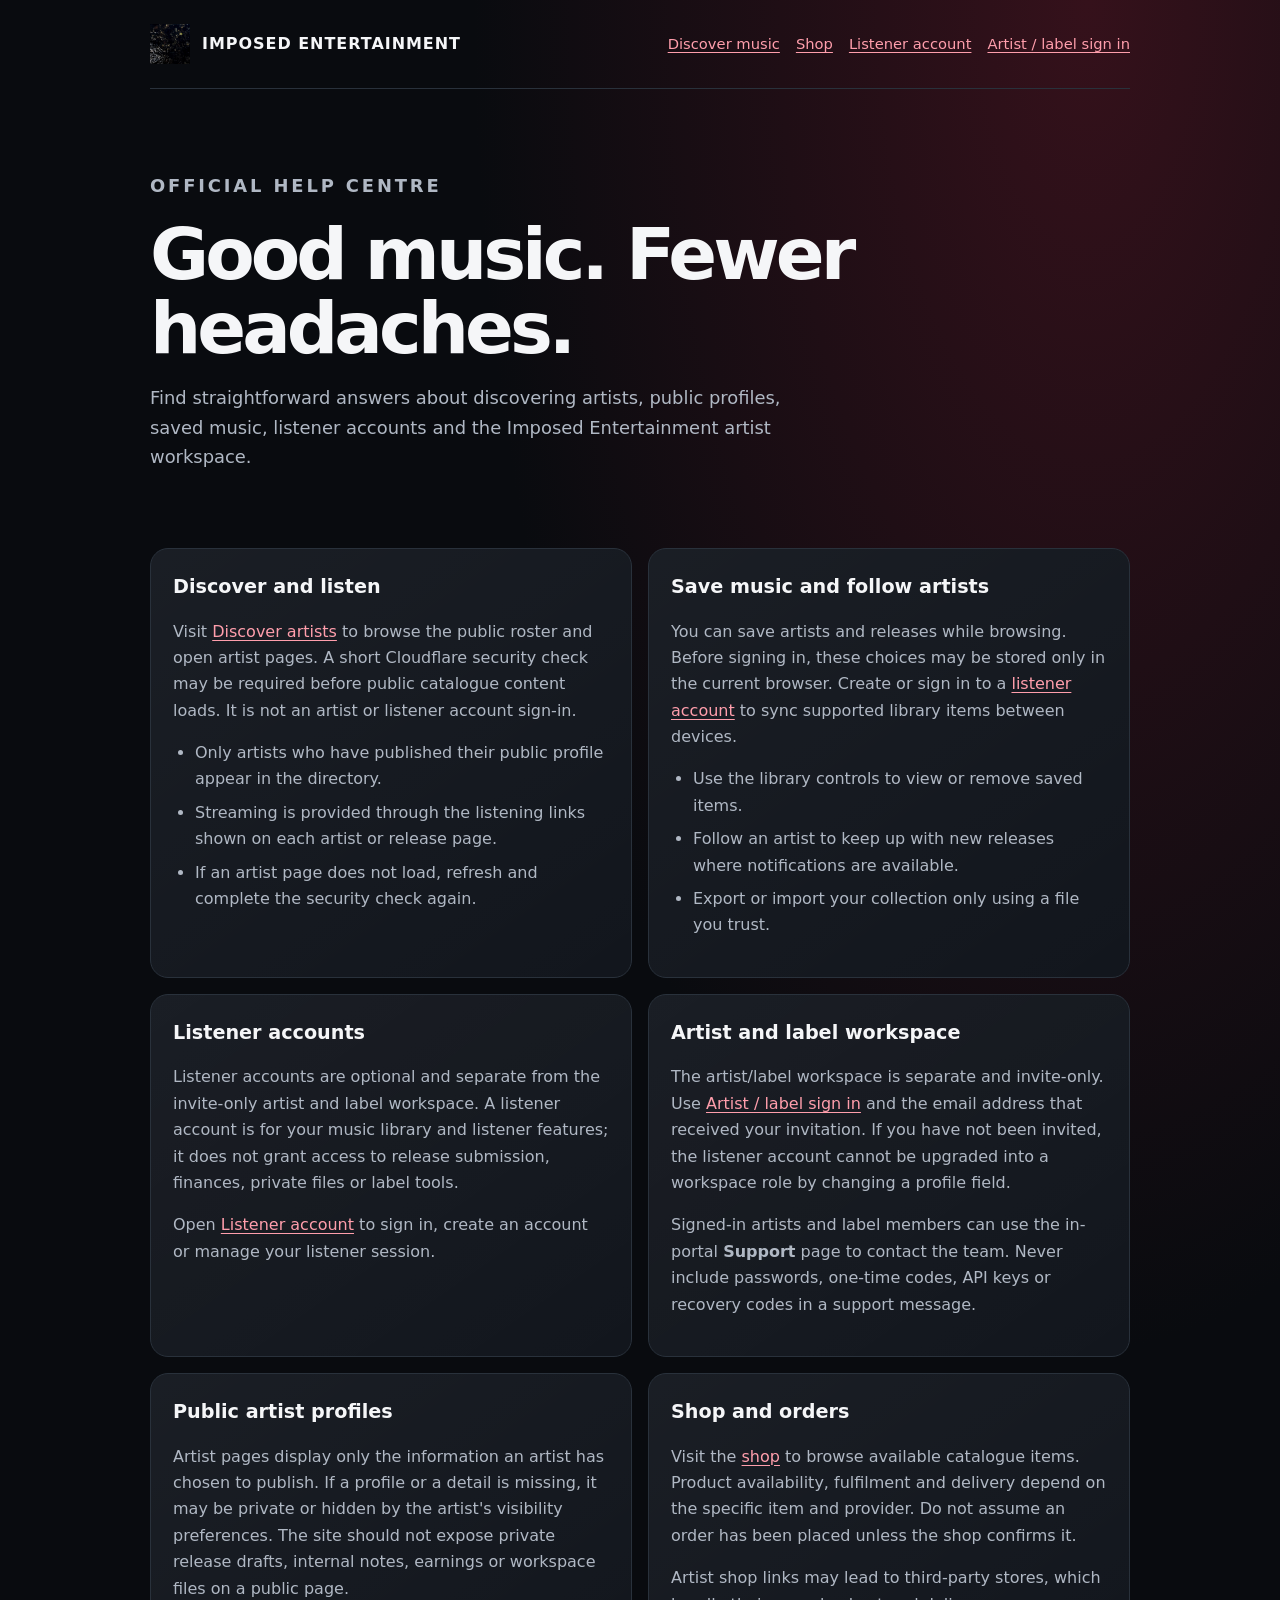
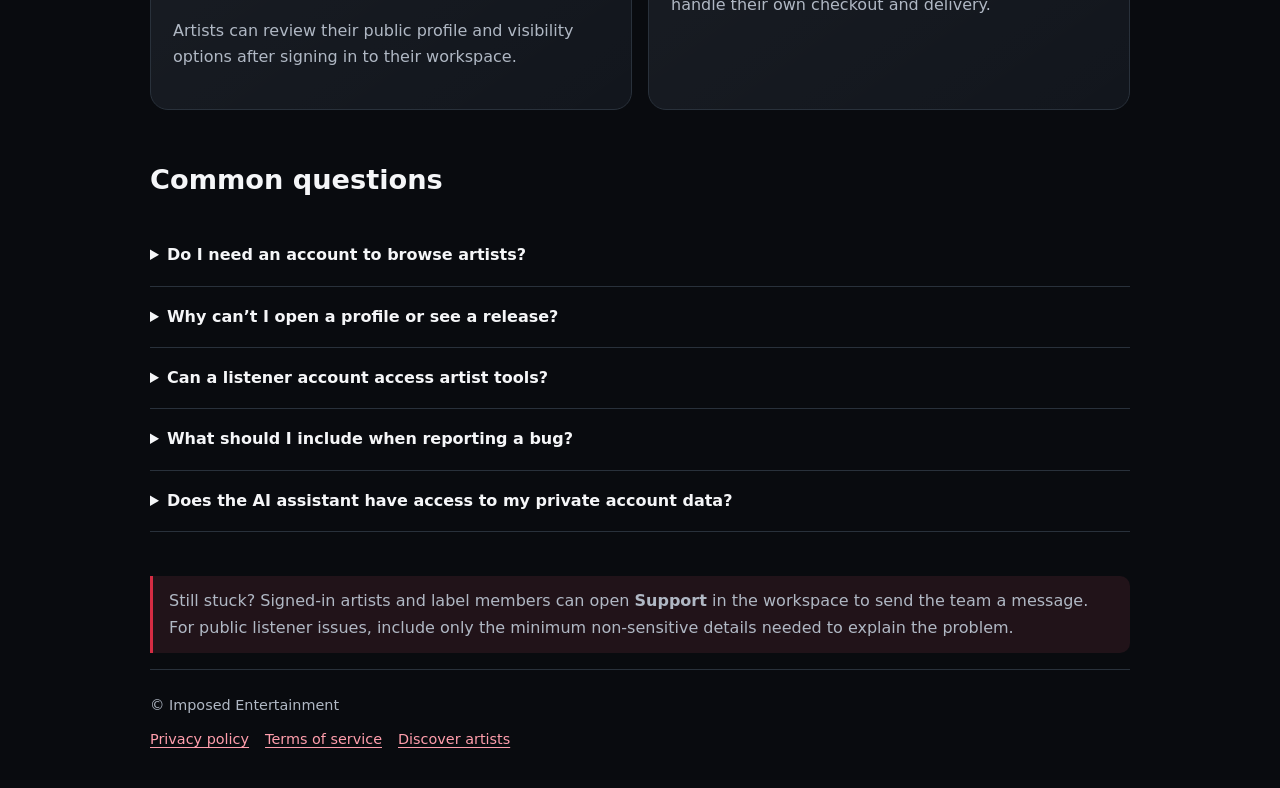
<file: help/index.html>
<!doctype html>
<html lang="en">
<head>
  <meta charset="utf-8">
  <meta name="viewport" content="width=device-width, initial-scale=1">
  <meta name="robots" content="index,follow">
  <meta name="theme-color" content="#080a0d">
  <meta name="description" content="Official Imposed Entertainment help centre for listeners, artists and label members. Learn about discovery, artist pages, saved music, accounts and support.">
  <title>Help Centre | Imposed Entertainment</title>
  <link rel="icon" type="image/png" href="/img/logo-64.png">
  <style>
    :root{color-scheme:dark;--bg:#090b0f;--panel:#12161d;--line:#29313b;--text:#f5f6f8;--muted:#b0b8c4;--accent:#d52c43}
    *{box-sizing:border-box}body{margin:0;background:radial-gradient(ellipse at 85% 0%,#35111b 0,transparent 40%),var(--bg);color:var(--text);font:16px/1.65 system-ui,-apple-system,BlinkMacSystemFont,"Segoe UI",sans-serif}
    a{color:#ff9eac;text-underline-offset:3px}a:focus-visible,summary:focus-visible{outline:3px solid #ff9eac;outline-offset:3px}
    .wrap{width:min(980px,calc(100% - 32px));margin:auto}.top{display:flex;justify-content:space-between;align-items:center;gap:16px;padding:24px 0;border-bottom:1px solid var(--line)}.brand{display:flex;align-items:center;gap:12px;color:var(--text);text-decoration:none;font-weight:800;letter-spacing:.06em}.brand img{width:40px;height:40px;object-fit:contain}.top nav{display:flex;gap:16px;flex-wrap:wrap;font-size:.92rem}
    .hero{padding:64px 0 34px}.eyebrow{font-size:.76rem;font-weight:800;letter-spacing:.16em;text-transform:uppercase;color:#ff9eac}.hero h1{font-size:clamp(2.4rem,7vw,4.5rem);line-height:1.02;letter-spacing:-.055em;max-width:760px;margin:12px 0 18px}.hero p{max-width:680px;color:var(--muted);font-size:1.12rem}
    .grid{display:grid;grid-template-columns:repeat(2,minmax(0,1fr));gap:16px;margin:24px 0 48px}.card{background:linear-gradient(145deg,rgba(255,255,255,.035),transparent),var(--panel);border:1px solid var(--line);border-radius:18px;padding:22px;min-width:0}.card h2{margin:0 0 8px;font-size:1.2rem}.card p,.card li{color:var(--muted)}.card ul{padding-left:22px}.card li+li{margin-top:7px}
    .faq{margin:12px 0 44px}.faq h2{font-size:1.7rem}.faq details{border-bottom:1px solid var(--line);padding:17px 0}.faq summary{font-weight:750;cursor:pointer}.faq details p{color:var(--muted);max-width:820px;margin-bottom:0}
    .notice{border-left:3px solid var(--accent);padding:12px 16px;background:#211319;border-radius:0 10px 10px 0;color:var(--muted)}footer{border-top:1px solid var(--line);padding:24px 0 36px;color:var(--muted);font-size:.9rem}footer nav{display:flex;gap:16px;flex-wrap:wrap;margin-top:10px}
    @media(max-width:650px){.top{align-items:flex-start;flex-direction:column}.hero{padding-top:42px}.grid{grid-template-columns:1fr}.card{padding:18px}}
  </style>
</head>
<body>
  <div class="wrap">
    <header class="top">
      <a class="brand" href="/listen"><img src="/img/logo-64.png" alt=""><span>IMPOSED ENTERTAINMENT</span></a>
      <nav aria-label="Main navigation"><a href="/listen">Discover music</a><a href="/shop">Shop</a><a href="/listen/account">Listener account</a><a href="/signin">Artist / label sign in</a></nav>
    </header>
    <main>
      <section class="hero">
        <p class="eyebrow">OFFICIAL HELP CENTRE</p>
        <h1>Good music. Fewer headaches.</h1>
        <p>Find straightforward answers about discovering artists, public profiles, saved music, listener accounts and the Imposed Entertainment artist workspace.</p>
      </section>
      <section class="grid" aria-label="Help topics">
        <article class="card"><h2>Discover and listen</h2><p>Visit <a href="/listen">Discover artists</a> to browse the public roster and open artist pages. A short Cloudflare security check may be required before public catalogue content loads. It is not an artist or listener account sign-in.</p><ul><li>Only artists who have published their public profile appear in the directory.</li><li>Streaming is provided through the listening links shown on each artist or release page.</li><li>If an artist page does not load, refresh and complete the security check again.</li></ul></article>
        <article class="card"><h2>Save music and follow artists</h2><p>You can save artists and releases while browsing. Before signing in, these choices may be stored only in the current browser. Create or sign in to a <a href="/listen/account">listener account</a> to sync supported library items between devices.</p><ul><li>Use the library controls to view or remove saved items.</li><li>Follow an artist to keep up with new releases where notifications are available.</li><li>Export or import your collection only using a file you trust.</li></ul></article>
        <article class="card"><h2>Listener accounts</h2><p>Listener accounts are optional and separate from the invite-only artist and label workspace. A listener account is for your music library and listener features; it does not grant access to release submission, finances, private files or label tools.</p><p>Open <a href="/listen/account">Listener account</a> to sign in, create an account or manage your listener session.</p></article>
        <article class="card"><h2>Artist and label workspace</h2><p>The artist/label workspace is separate and invite-only. Use <a href="/signin">Artist / label sign in</a> and the email address that received your invitation. If you have not been invited, the listener account cannot be upgraded into a workspace role by changing a profile field.</p><p>Signed-in artists and label members can use the in-portal <strong>Support</strong> page to contact the team. Never include passwords, one-time codes, API keys or recovery codes in a support message.</p></article>
        <article class="card"><h2>Public artist profiles</h2><p>Artist pages display only the information an artist has chosen to publish. If a profile or a detail is missing, it may be private or hidden by the artist's visibility preferences. The site should not expose private release drafts, internal notes, earnings or workspace files on a public page.</p><p>Artists can review their public profile and visibility options after signing in to their workspace.</p></article>
        <article class="card"><h2>Shop and orders</h2><p>Visit the <a href="/shop">shop</a> to browse available catalogue items. Product availability, fulfilment and delivery depend on the specific item and provider. Do not assume an order has been placed unless the shop confirms it.</p><p>Artist shop links may lead to third-party stores, which handle their own checkout and delivery.</p></article>
      </section>
      <section class="faq" aria-labelledby="faq-title">
        <h2 id="faq-title">Common questions</h2>
        <details><summary>Do I need an account to browse artists?</summary><p>No artist or listener account is required to start browsing. The site may ask you to complete a security check to protect public artist pages from automated abuse. An account is useful for syncing supported saved items.</p></details>
        <details><summary>Why can’t I open a profile or see a release?</summary><p>Check the spelling of the URL and retry the security check. The artist may have unpublished the profile or hidden the release. Only published public information should appear in listener discovery.</p></details>
        <details><summary>Can a listener account access artist tools?</summary><p>No. Listener accounts are intentionally separated from artist and label workspace roles. Workspace access is invite-only and checked by the server; changing client-side settings cannot grant it.</p></details>
        <details><summary>What should I include when reporting a bug?</summary><p>Describe the page, what you expected, what happened, the approximate time, your browser/device and the exact error message if one appeared. Remove personal information. Never send passwords, security codes, session tokens or private release files.</p></details>
        <details><summary>Does the AI assistant have access to my private account data?</summary><p>The support assistant should only receive the information and tools explicitly authorised for it. It must not request passwords or security codes. Account-specific diagnostics must be checked by a trusted server for the signed-in user, not granted by a chat message or browser-side flag.</p></details>
      </section>
      <p class="notice">Still stuck? Signed-in artists and label members can open <strong>Support</strong> in the workspace to send the team a message. For public listener issues, include only the minimum non-sensitive details needed to explain the problem.</p>
    </main>
    <footer><span>© Imposed Entertainment</span><nav aria-label="Legal"><a href="/privacy">Privacy policy</a><a href="/terms">Terms of service</a><a href="/listen">Discover artists</a></nav></footer>
  </div>
</body>
</html>
</file>
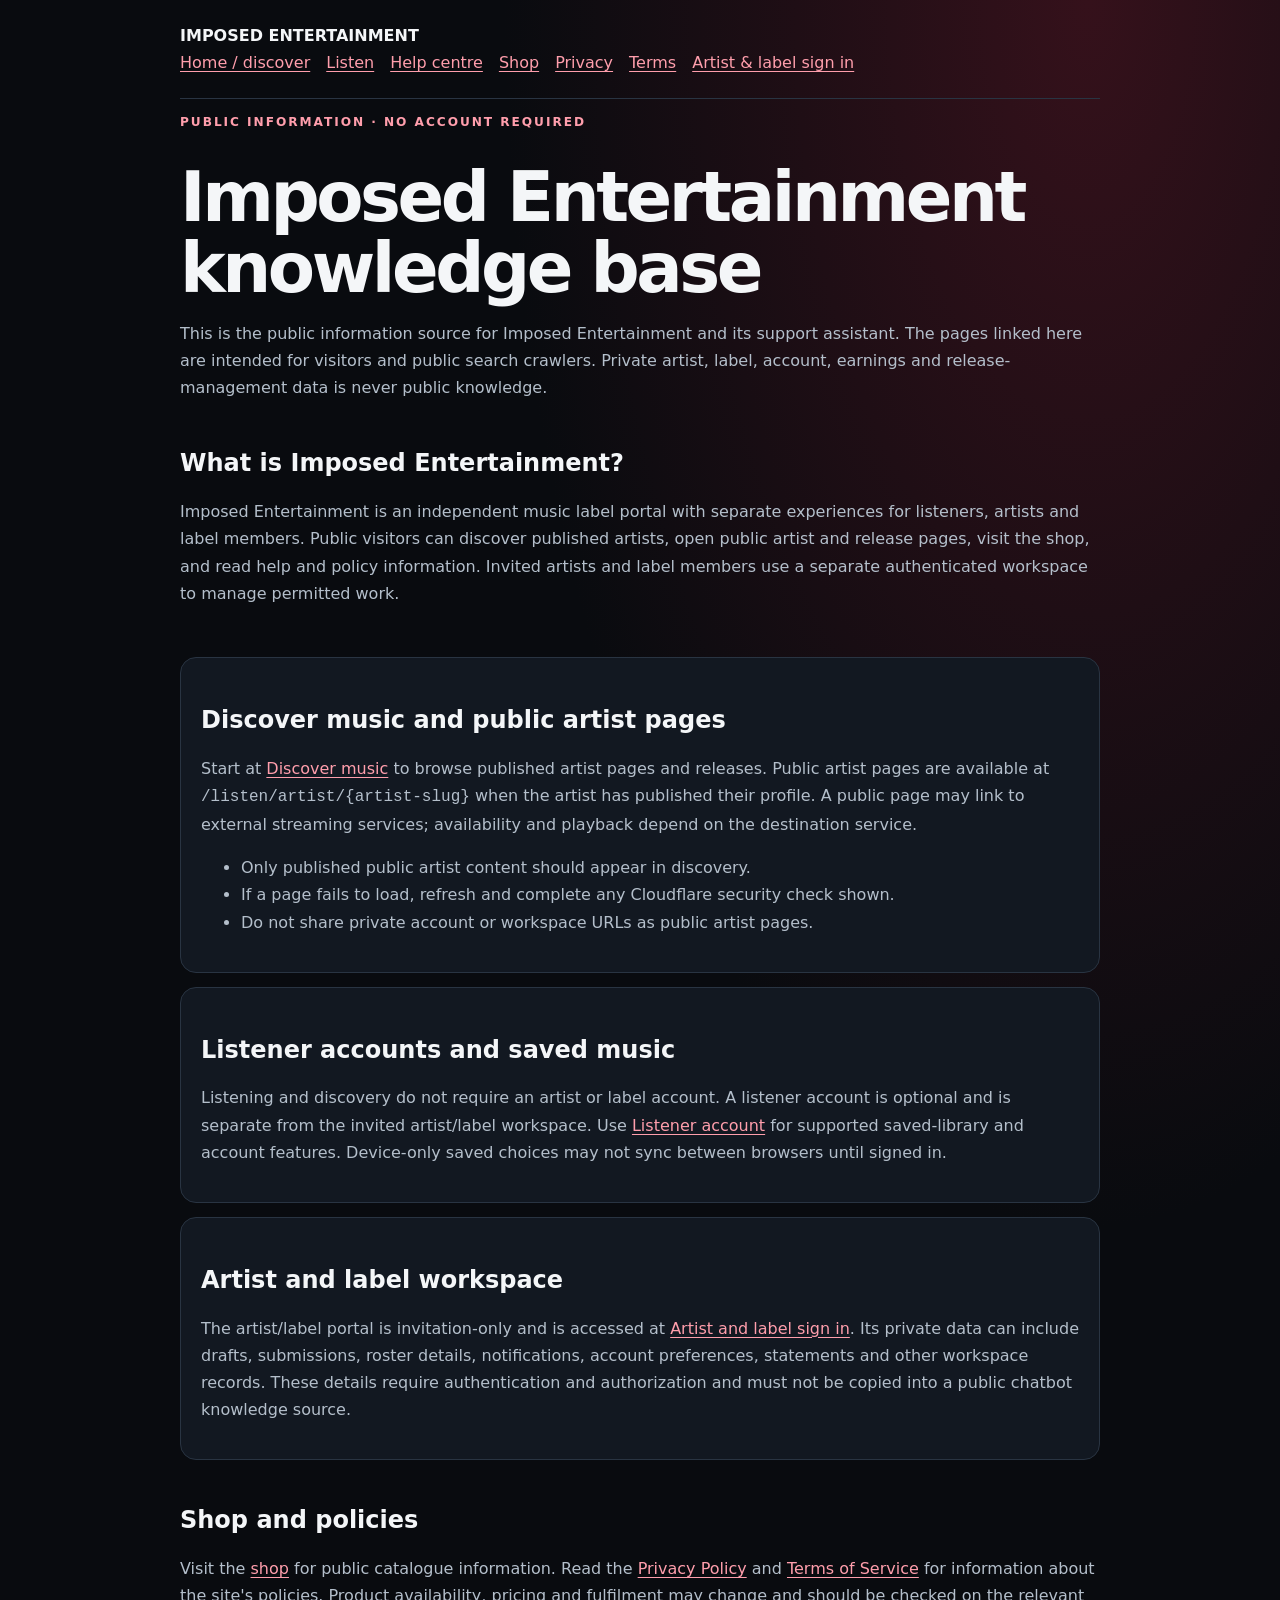
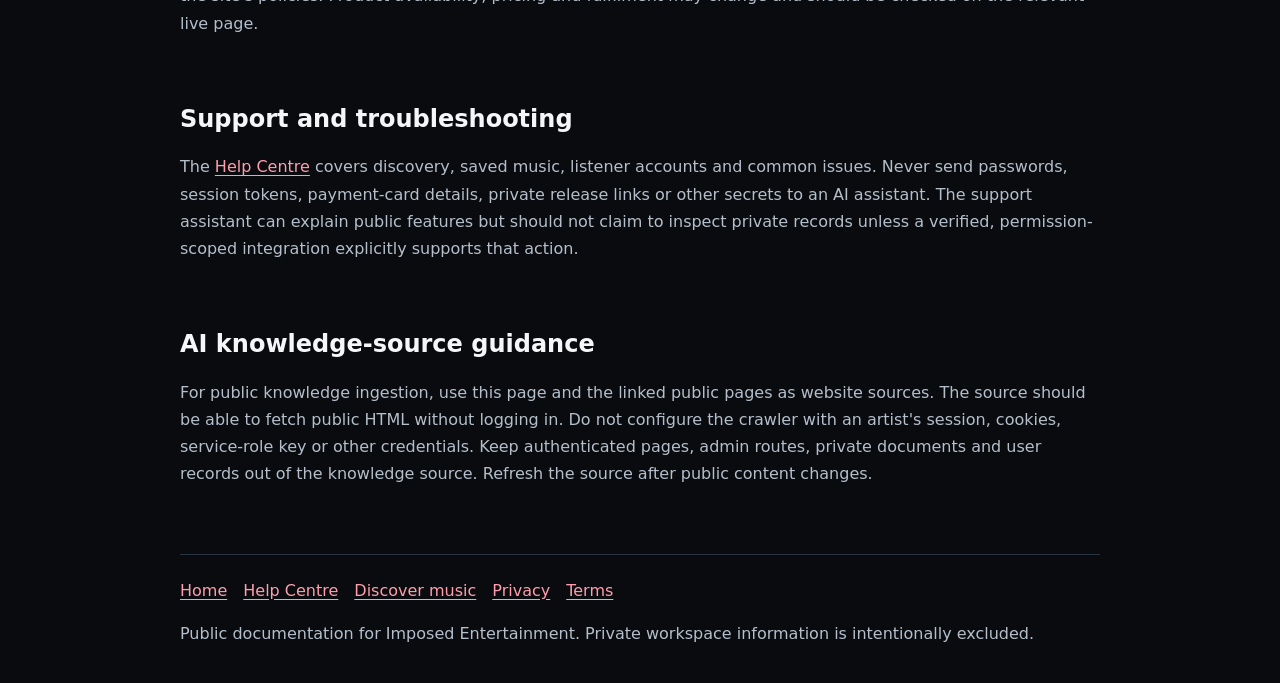
<file: knowledge/index.html>
<!doctype html>
<html lang="en">
<head>
<meta charset="utf-8"><meta name="viewport" content="width=device-width, initial-scale=1">
<meta name="robots" content="index,follow">
<meta name="description" content="Official public knowledge base for Imposed Entertainment: listener discovery, artist profiles, music releases, shop, support and artist/label workspace guidance.">
<link rel="canonical" href="https://imposed-entertainment-portal.pages.dev/knowledge/">
<meta name="theme-color" content="#080a0d">
<title>Public Knowledge Base | Imposed Entertainment</title>
<style>
:root{color-scheme:dark;--bg:#090b0f;--panel:#121821;--line:#293442;--text:#f4f6f8;--muted:#b4bfcb;--accent:#ff9eac}
*{box-sizing:border-box}body{margin:0;background:radial-gradient(ellipse at 85% 0%,#35111b 0,transparent 38%),var(--bg);color:var(--text);font:16px/1.7 system-ui,-apple-system,BlinkMacSystemFont,"Segoe UI",sans-serif}.wrap{width:min(920px,calc(100% - 32px));margin:auto}header,footer{padding:22px 0;border-bottom:1px solid var(--line)}header nav,footer nav{display:flex;gap:16px;flex-wrap:wrap}a{color:var(--accent);text-underline-offset:3px}h1{font-size:clamp(2.4rem,7vw,4.3rem);line-height:1.03;letter-spacing:-.05em;margin:30px 0 12px}h2{margin-top:28px;line-height:1.2}p,li{color:var(--muted)}section{padding:4px 0 20px}.card{background:var(--panel);border:1px solid var(--line);border-radius:16px;padding:20px;margin:14px 0}.eyebrow{text-transform:uppercase;letter-spacing:.16em;font-size:.76rem;color:var(--accent);font-weight:800}footer{border-top:1px solid var(--line);border-bottom:0;margin-top:30px}
</style></head>
<body><div class="wrap">
<header><strong>IMPOSED ENTERTAINMENT</strong><nav aria-label="Public links"><a href="/">Home / discover</a><a href="/listen">Listen</a><a href="/help/">Help centre</a><a href="/shop">Shop</a><a href="/privacy/">Privacy</a><a href="/terms/">Terms</a><a href="/signin">Artist &amp; label sign in</a></nav></header>
<main><p class="eyebrow">Public information · No account required</p>
<h1>Imposed Entertainment knowledge base</h1>
<p>This is the public information source for Imposed Entertainment and its support assistant. The pages linked here are intended for visitors and public search crawlers. Private artist, label, account, earnings and release-management data is never public knowledge.</p>
<section><h2>What is Imposed Entertainment?</h2><p>Imposed Entertainment is an independent music label portal with separate experiences for listeners, artists and label members. Public visitors can discover published artists, open public artist and release pages, visit the shop, and read help and policy information. Invited artists and label members use a separate authenticated workspace to manage permitted work.</p></section>
<section class="card"><h2>Discover music and public artist pages</h2><p>Start at <a href="/listen">Discover music</a> to browse published artist pages and releases. Public artist pages are available at <code>/listen/artist/{artist-slug}</code> when the artist has published their profile. A public page may link to external streaming services; availability and playback depend on the destination service.</p><ul><li>Only published public artist content should appear in discovery.</li><li>If a page fails to load, refresh and complete any Cloudflare security check shown.</li><li>Do not share private account or workspace URLs as public artist pages.</li></ul></section>
<section class="card"><h2>Listener accounts and saved music</h2><p>Listening and discovery do not require an artist or label account. A listener account is optional and is separate from the invited artist/label workspace. Use <a href="/listen/account">Listener account</a> for supported saved-library and account features. Device-only saved choices may not sync between browsers until signed in.</p></section>
<section class="card"><h2>Artist and label workspace</h2><p>The artist/label portal is invitation-only and is accessed at <a href="/signin">Artist and label sign in</a>. Its private data can include drafts, submissions, roster details, notifications, account preferences, statements and other workspace records. These details require authentication and authorization and must not be copied into a public chatbot knowledge source.</p></section>
<section><h2>Shop and policies</h2><p>Visit the <a href="/shop">shop</a> for public catalogue information. Read the <a href="/privacy/">Privacy Policy</a> and <a href="/terms/">Terms of Service</a> for information about the site's policies. Product availability, pricing and fulfilment may change and should be checked on the relevant live page.</p></section>
<section><h2>Support and troubleshooting</h2><p>The <a href="/help/">Help Centre</a> covers discovery, saved music, listener accounts and common issues. Never send passwords, session tokens, payment-card details, private release links or other secrets to an AI assistant. The support assistant can explain public features but should not claim to inspect private records unless a verified, permission-scoped integration explicitly supports that action.</p></section>
<section><h2>AI knowledge-source guidance</h2><p>For public knowledge ingestion, use this page and the linked public pages as website sources. The source should be able to fetch public HTML without logging in. Do not configure the crawler with an artist's session, cookies, service-role key or other credentials. Keep authenticated pages, admin routes, private documents and user records out of the knowledge source. Refresh the source after public content changes.</p></section>
</main><footer><nav aria-label="Footer"><a href="/">Home</a><a href="/help/">Help Centre</a><a href="/listen">Discover music</a><a href="/privacy/">Privacy</a><a href="/terms/">Terms</a></nav><p>Public documentation for Imposed Entertainment. Private workspace information is intentionally excluded.</p></footer>
</div></body></html>
</file>
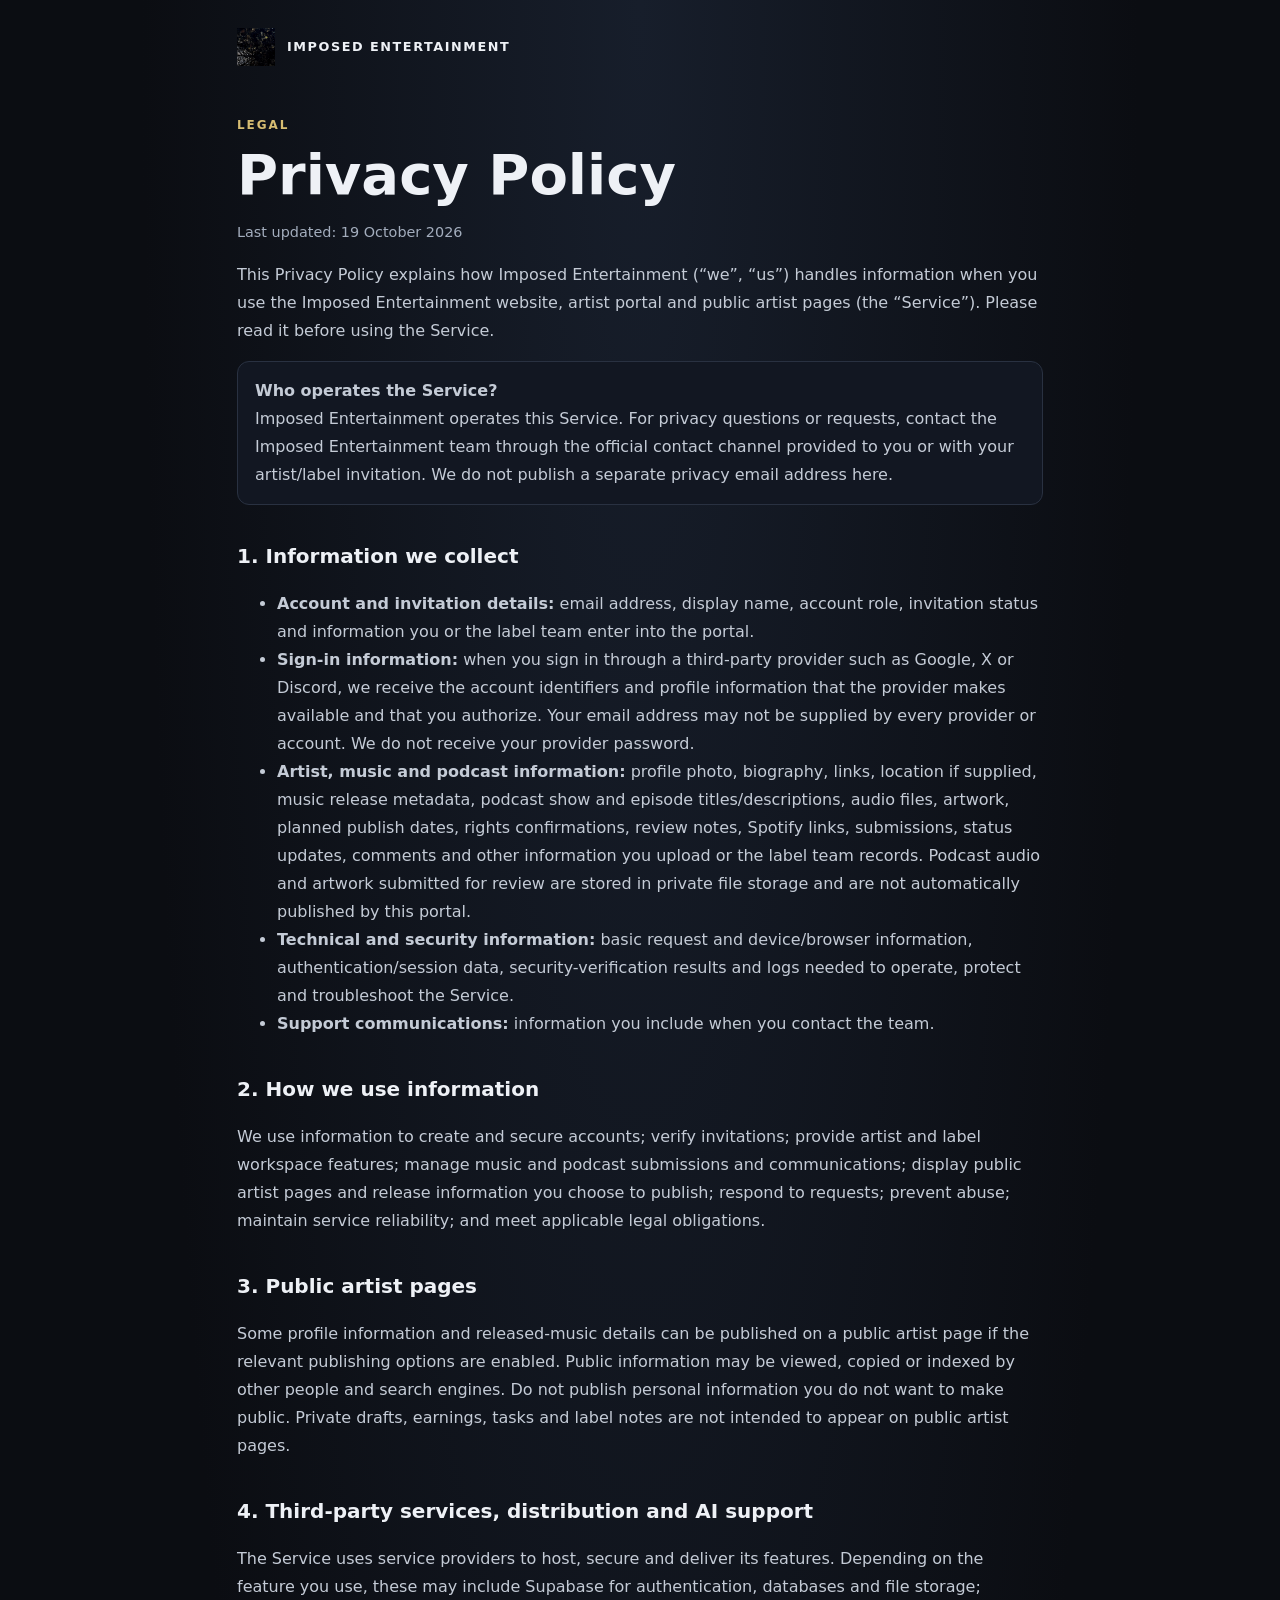
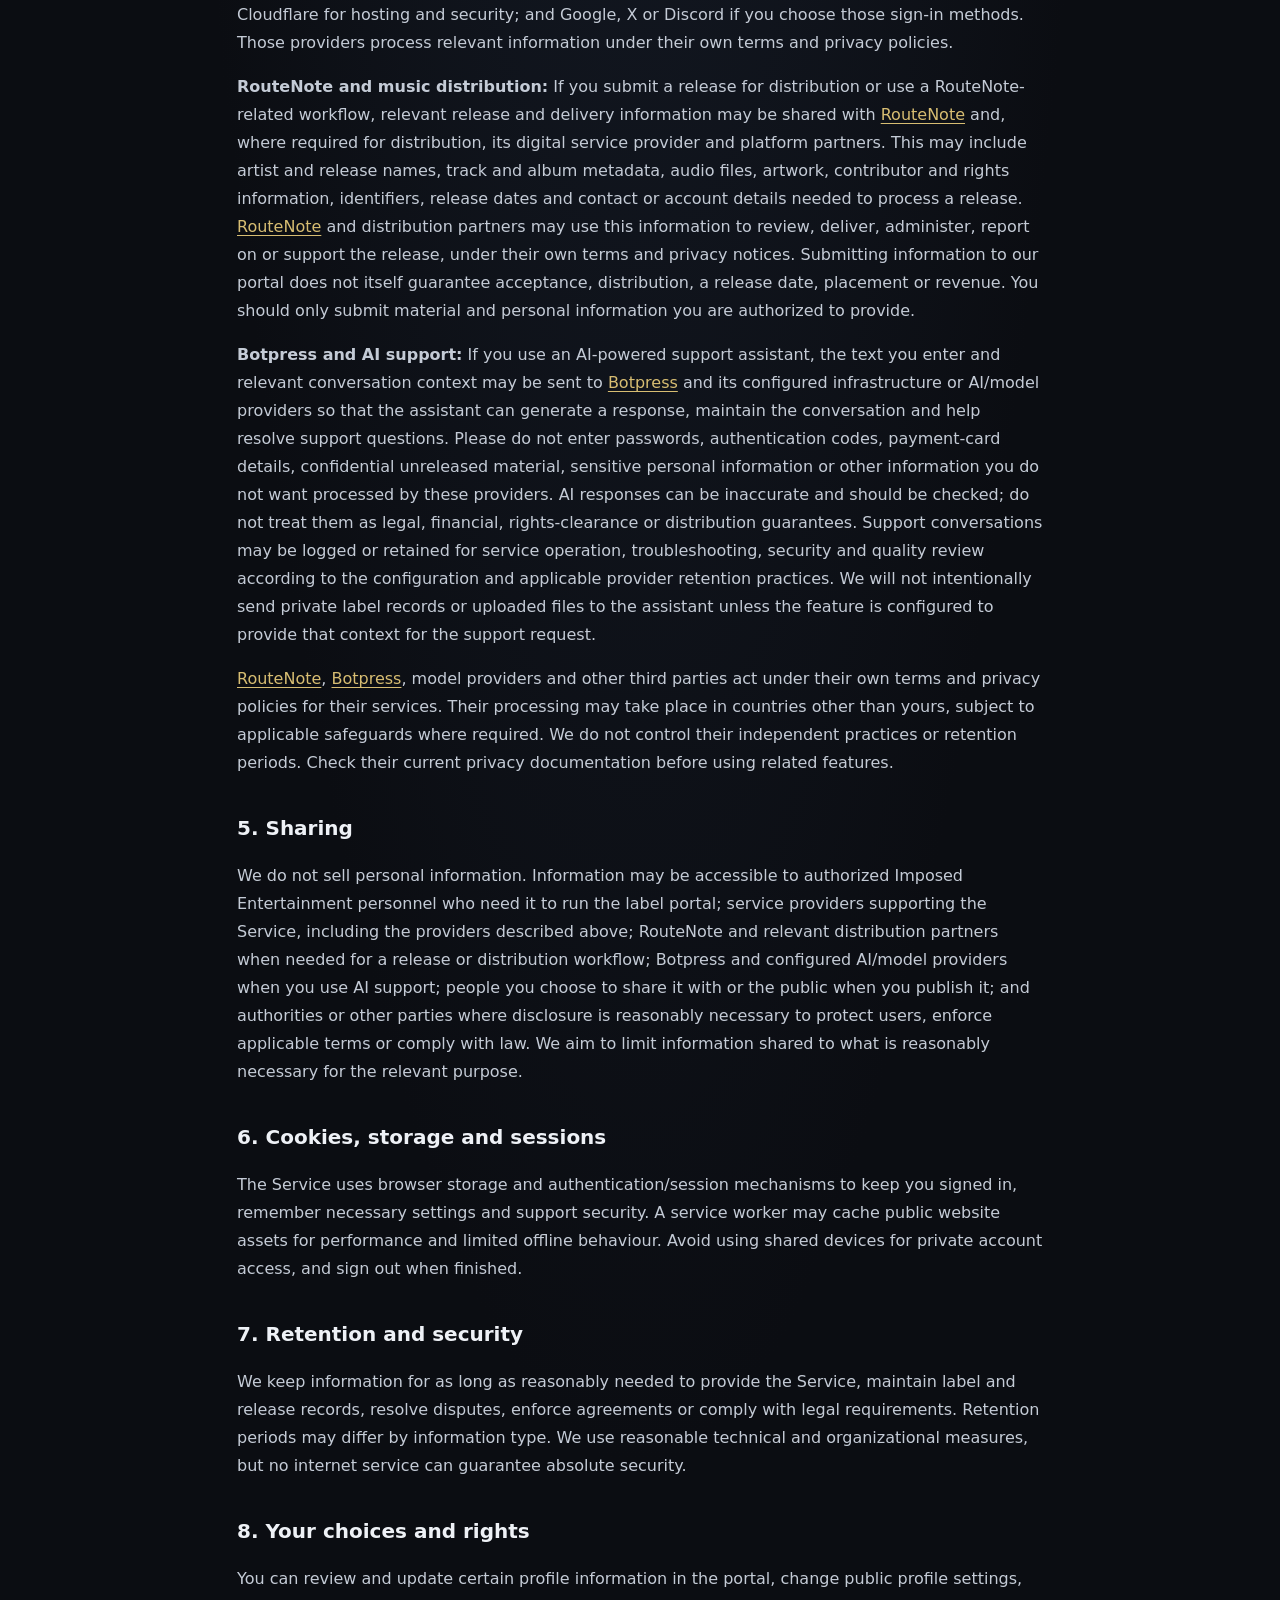
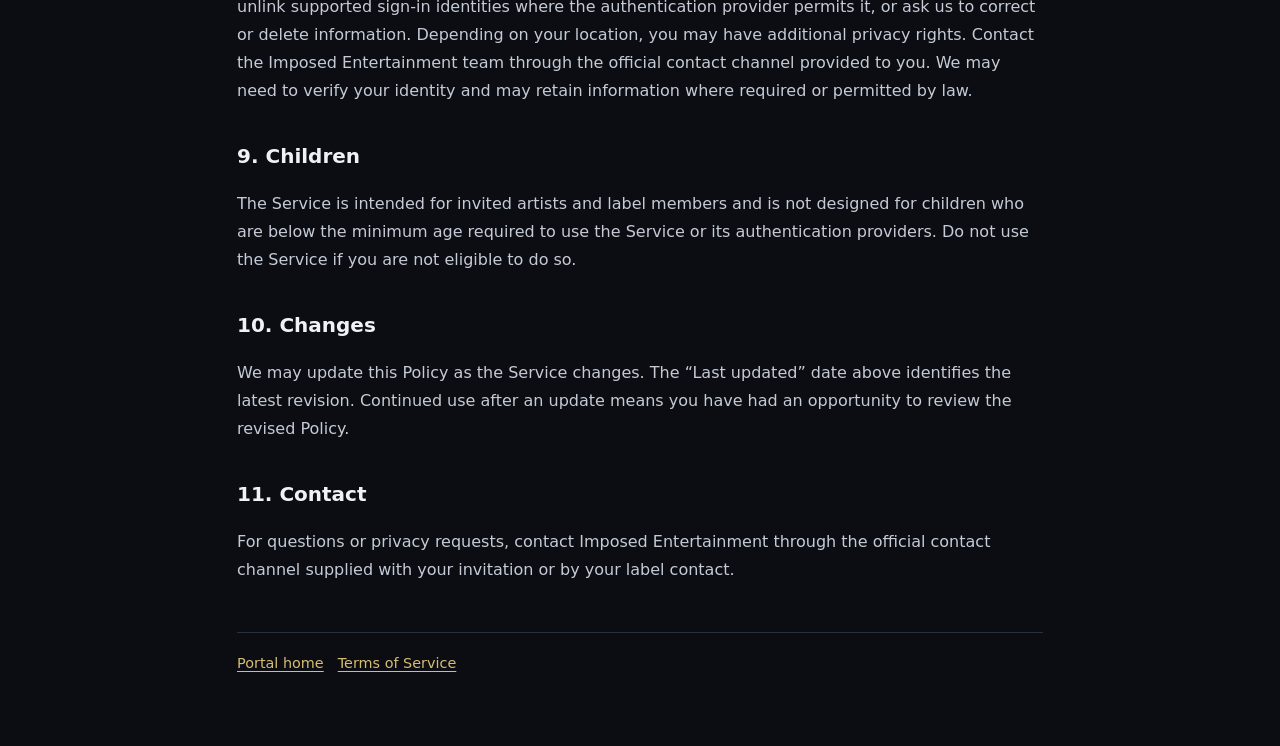
<file: privacy/index.html>
<!doctype html>
<html lang="en">
<head>
  <meta charset="utf-8">
  <link rel="canonical" href="https://imposed-entertainment-portal.pages.dev/privacy">
  <meta name="viewport" content="width=device-width,initial-scale=1">
  <meta name="theme-color" content="#0b0d12">
  <meta name="description" content="Privacy Policy for Imposed Entertainment and its artist portal.">
  <title>Privacy Policy | Imposed Entertainment</title>
  <style>
    :root{color-scheme:dark;--bg:#0b0d12;--panel:#121722;--text:#eef1f6;--muted:#a3adbd;--line:#293141;--accent:#d7bd72}*{box-sizing:border-box}body{margin:0;background:radial-gradient(ellipse at top,#171e2b 0,var(--bg) 55%);color:var(--text);font:16px/1.75 system-ui,-apple-system,BlinkMacSystemFont,"Segoe UI",sans-serif}.wrap{max-width:850px;margin:auto;padding:28px 22px 70px}.brand{display:inline-flex;align-items:center;gap:12px;color:var(--text);text-decoration:none;font-size:.8rem;font-weight:800;letter-spacing:.12em}.brand img,.brand-image-fallback{width:38px;height:38px;object-fit:contain}.brand-image-fallback{display:inline-grid;place-items:center;flex:0 0 38px;border-radius:10px;background:linear-gradient(145deg,rgba(215,189,114,.25),rgba(124,131,255,.2));color:var(--text);font-size:13px;font-weight:900;letter-spacing:0}.eyebrow{margin:40px 0 8px;color:var(--accent);font-size:.75rem;letter-spacing:.16em;font-weight:700}h1{font-size:clamp(2.2rem,6vw,3.5rem);line-height:1.1;margin:0 0 12px}h2{font-size:1.25rem;margin:34px 0 8px}p,li{color:#c4cbd6}a{color:var(--accent);text-underline-offset:3px}.updated{font-size:.9rem;color:var(--muted)}.notice{border:1px solid var(--line);border-radius:12px;padding:15px 17px;background:var(--panel);color:#c4cbd6}.footer{border-top:1px solid var(--line);margin-top:48px;padding-top:18px;color:var(--muted);font-size:.9rem}.footer a{margin-right:14px}
  </style>
</head>
<body><main class="wrap"><a class="brand" href="/"><img src="/img/logo-64.png" alt=""><span>IMPOSED ENTERTAINMENT</span></a><p class="eyebrow">LEGAL</p><h1>Privacy Policy</h1><p class="updated">Last updated: 19 October 2026</p>
<p>This Privacy Policy explains how Imposed Entertainment (“we”, “us”) handles information when you use the Imposed Entertainment website, artist portal and public artist pages (the “Service”). Please read it before using the Service.</p>
<div class="notice"><strong>Who operates the Service?</strong><br>Imposed Entertainment operates this Service. For privacy questions or requests, contact the Imposed Entertainment team through the official contact channel provided to you or with your artist/label invitation. We do not publish a separate privacy email address here.</div>
<h2>1. Information we collect</h2><ul><li><strong>Account and invitation details:</strong> email address, display name, account role, invitation status and information you or the label team enter into the portal.</li><li><strong>Sign-in information:</strong> when you sign in through a third-party provider such as Google, X or Discord, we receive the account identifiers and profile information that the provider makes available and that you authorize. Your email address may not be supplied by every provider or account. We do not receive your provider password.</li><li><strong>Artist, music and podcast information:</strong> profile photo, biography, links, location if supplied, music release metadata, podcast show and episode titles/descriptions, audio files, artwork, planned publish dates, rights confirmations, review notes, Spotify links, submissions, status updates, comments and other information you upload or the label team records. Podcast audio and artwork submitted for review are stored in private file storage and are not automatically published by this portal.</li><li><strong>Technical and security information:</strong> basic request and device/browser information, authentication/session data, security-verification results and logs needed to operate, protect and troubleshoot the Service.</li><li><strong>Support communications:</strong> information you include when you contact the team.</li></ul>
<h2>2. How we use information</h2><p>We use information to create and secure accounts; verify invitations; provide artist and label workspace features; manage music and podcast submissions and communications; display public artist pages and release information you choose to publish; respond to requests; prevent abuse; maintain service reliability; and meet applicable legal obligations.</p>
<h2>3. Public artist pages</h2><p>Some profile information and released-music details can be published on a public artist page if the relevant publishing options are enabled. Public information may be viewed, copied or indexed by other people and search engines. Do not publish personal information you do not want to make public. Private drafts, earnings, tasks and label notes are not intended to appear on public artist pages.</p>
<h2>4. Third-party services, distribution and AI support</h2>
<p>The Service uses service providers to host, secure and deliver its features. Depending on the feature you use, these may include Supabase for authentication, databases and file storage; Cloudflare for hosting and security; and Google, X or Discord if you choose those sign-in methods. Those providers process relevant information under their own terms and privacy policies.</p>
<p><strong>RouteNote and music distribution:</strong> If you submit a release for distribution or use a RouteNote-related workflow, relevant release and delivery information may be shared with <a href="https://routenote.com/privacypolicy" target="_blank" rel="noopener noreferrer">RouteNote</a> and, where required for distribution, its digital service provider and platform partners. This may include artist and release names, track and album metadata, audio files, artwork, contributor and rights information, identifiers, release dates and contact or account details needed to process a release. <a href="https://routenote.com/privacypolicy" target="_blank" rel="noopener noreferrer">RouteNote</a> and distribution partners may use this information to review, deliver, administer, report on or support the release, under their own terms and privacy notices. Submitting information to our portal does not itself guarantee acceptance, distribution, a release date, placement or revenue. You should only submit material and personal information you are authorized to provide.</p>
<p><strong>Botpress and AI support:</strong> If you use an AI-powered support assistant, the text you enter and relevant conversation context may be sent to <a href="https://botpress.com/en/legal/privacy-statement" target="_blank" rel="noopener noreferrer">Botpress</a> and its configured infrastructure or AI/model providers so that the assistant can generate a response, maintain the conversation and help resolve support questions. Please do not enter passwords, authentication codes, payment-card details, confidential unreleased material, sensitive personal information or other information you do not want processed by these providers. AI responses can be inaccurate and should be checked; do not treat them as legal, financial, rights-clearance or distribution guarantees. Support conversations may be logged or retained for service operation, troubleshooting, security and quality review according to the configuration and applicable provider retention practices. We will not intentionally send private label records or uploaded files to the assistant unless the feature is configured to provide that context for the support request.</p>
<p><a href="https://routenote.com/privacypolicy" target="_blank" rel="noopener noreferrer">RouteNote</a>, <a href="https://botpress.com/en/legal/privacy-statement" target="_blank" rel="noopener noreferrer">Botpress</a>, model providers and other third parties act under their own terms and privacy policies for their services. Their processing may take place in countries other than yours, subject to applicable safeguards where required. We do not control their independent practices or retention periods. Check their current privacy documentation before using related features.</p>
<h2>5. Sharing</h2><p>We do not sell personal information. Information may be accessible to authorized Imposed Entertainment personnel who need it to run the label portal; service providers supporting the Service, including the providers described above; RouteNote and relevant distribution partners when needed for a release or distribution workflow; Botpress and configured AI/model providers when you use AI support; people you choose to share it with or the public when you publish it; and authorities or other parties where disclosure is reasonably necessary to protect users, enforce applicable terms or comply with law. We aim to limit information shared to what is reasonably necessary for the relevant purpose.</p>
<h2>6. Cookies, storage and sessions</h2><p>The Service uses browser storage and authentication/session mechanisms to keep you signed in, remember necessary settings and support security. A service worker may cache public website assets for performance and limited offline behaviour. Avoid using shared devices for private account access, and sign out when finished.</p>
<h2>7. Retention and security</h2><p>We keep information for as long as reasonably needed to provide the Service, maintain label and release records, resolve disputes, enforce agreements or comply with legal requirements. Retention periods may differ by information type. We use reasonable technical and organizational measures, but no internet service can guarantee absolute security.</p>
<h2>8. Your choices and rights</h2><p>You can review and update certain profile information in the portal, change public profile settings, unlink supported sign-in identities where the authentication provider permits it, or ask us to correct or delete information. Depending on your location, you may have additional privacy rights. Contact the Imposed Entertainment team through the official contact channel provided to you. We may need to verify your identity and may retain information where required or permitted by law.</p>
<h2>9. Children</h2><p>The Service is intended for invited artists and label members and is not designed for children who are below the minimum age required to use the Service or its authentication providers. Do not use the Service if you are not eligible to do so.</p>
<h2>10. Changes</h2><p>We may update this Policy as the Service changes. The “Last updated” date above identifies the latest revision. Continued use after an update means you have had an opportunity to review the revised Policy.</p>
<h2>11. Contact</h2><p>For questions or privacy requests, contact Imposed Entertainment through the official contact channel supplied with your invitation or by your label contact.</p>
<footer class="footer"><a href="/">Portal home</a><a href="/terms">Terms of Service</a></footer></main><script>(function(){function fallback(img){if(!img||img.dataset.fallbackHandled)return;img.dataset.fallbackHandled='1';var span=document.createElement('span');span.className='brand-image-fallback';span.textContent='IE';span.setAttribute('aria-label','Imposed Entertainment');span.setAttribute('role','img');img.replaceWith(span);}document.querySelectorAll('img').forEach(function(img){img.addEventListener('error',function(){fallback(img);},{once:true});if(img.complete&&img.naturalWidth===0)fallback(img);});})();</script></body></html>
</file>
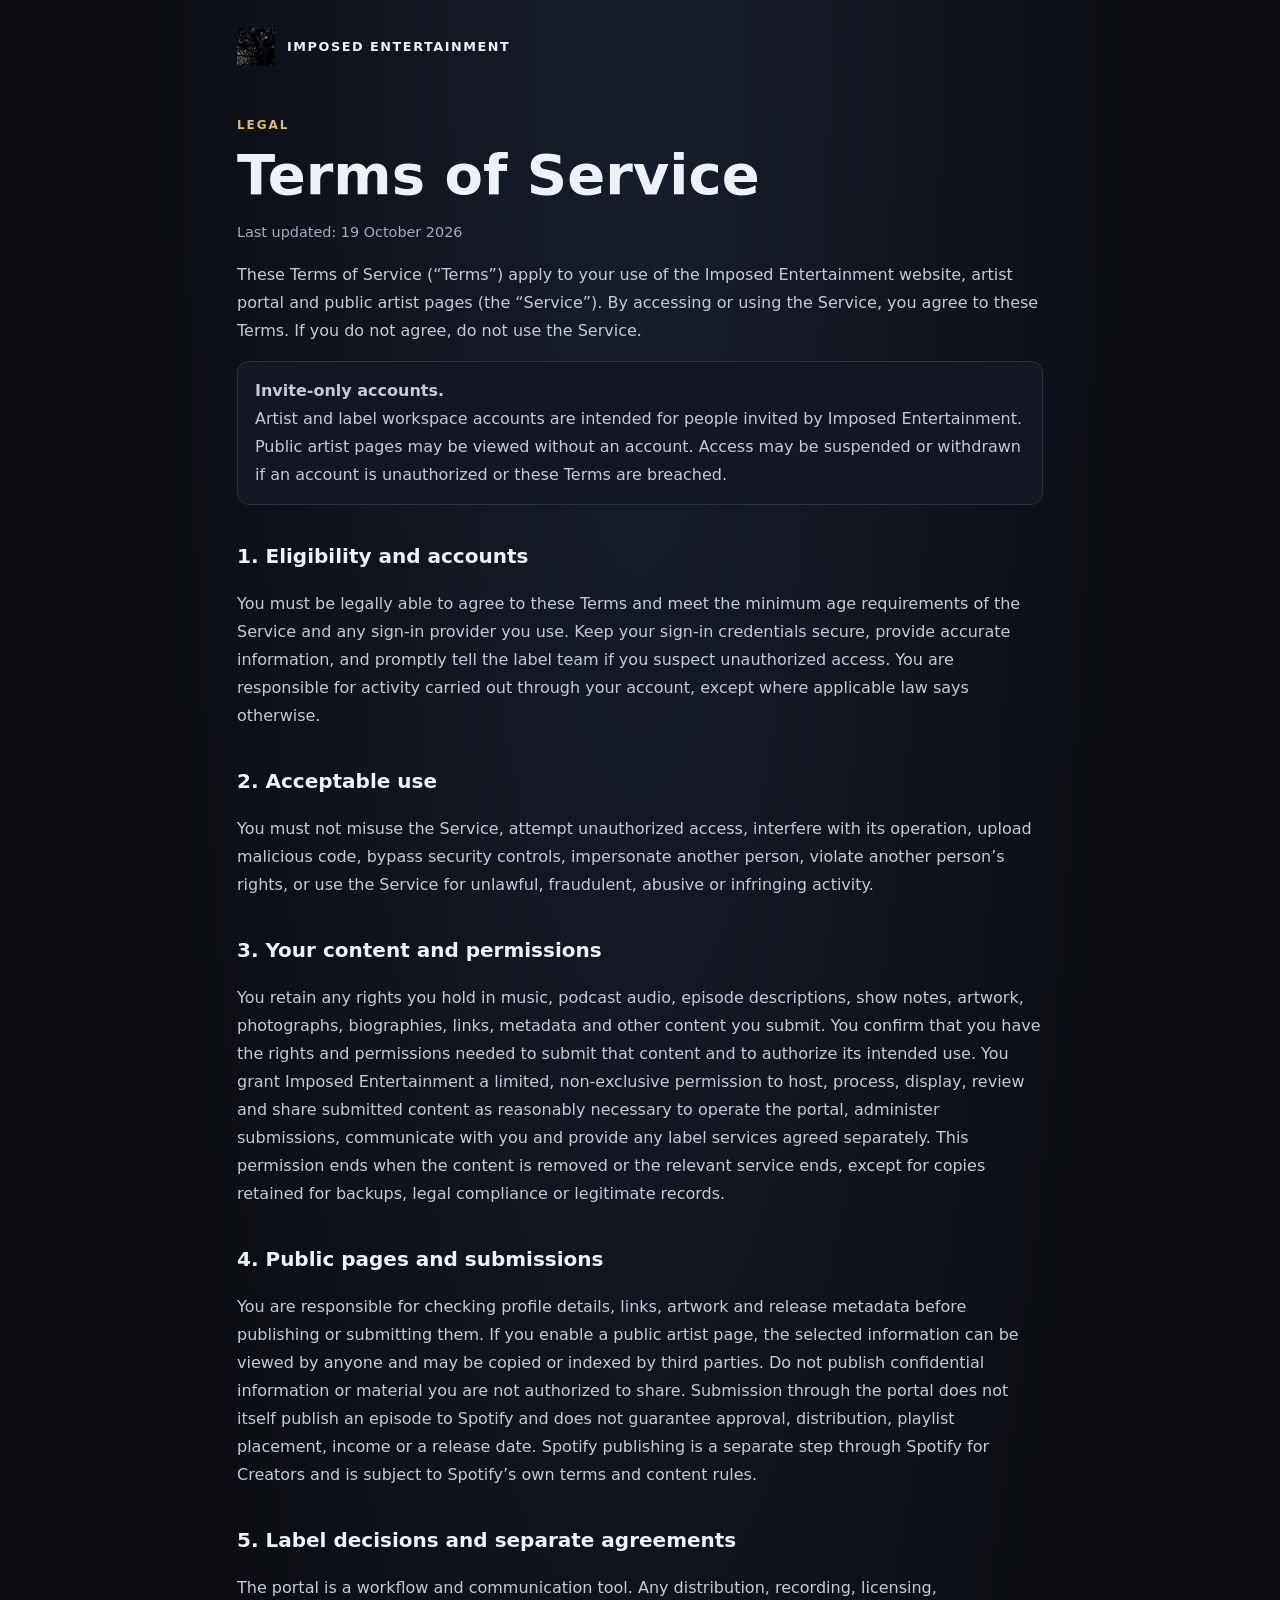
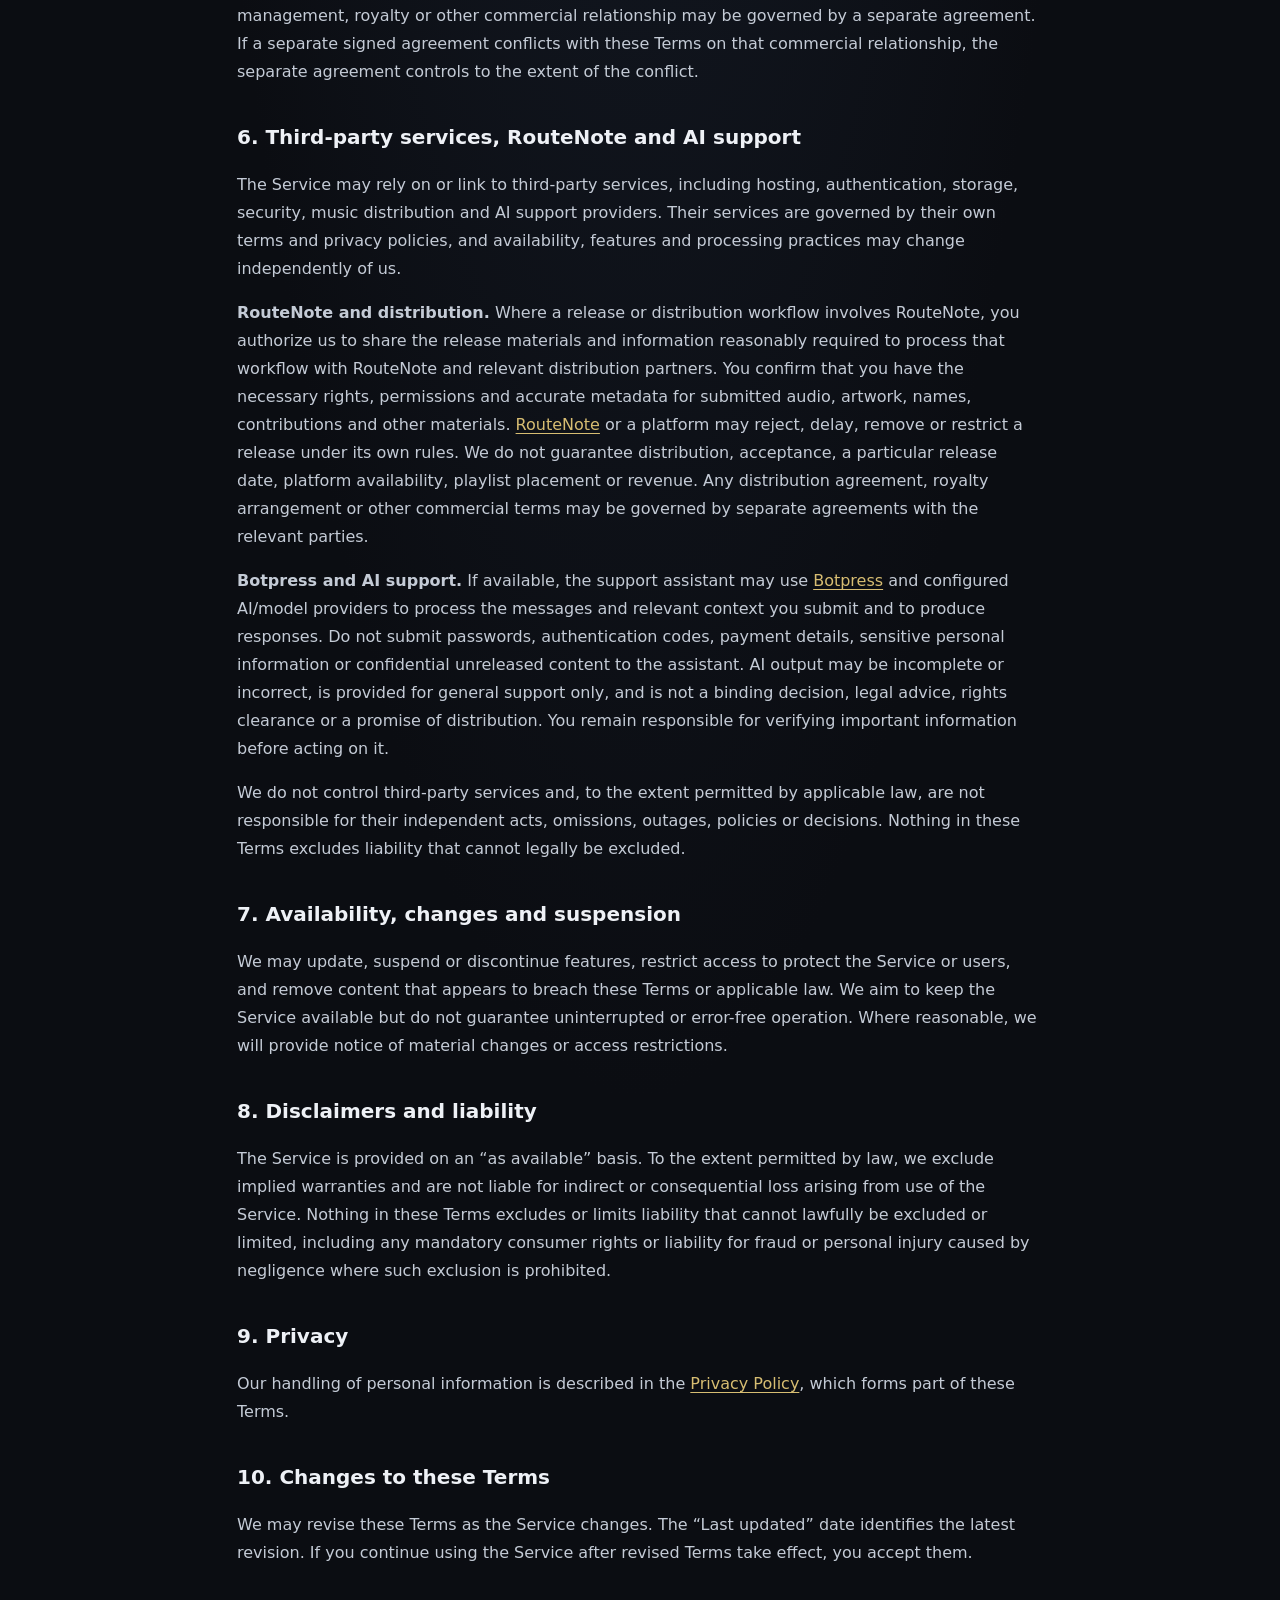
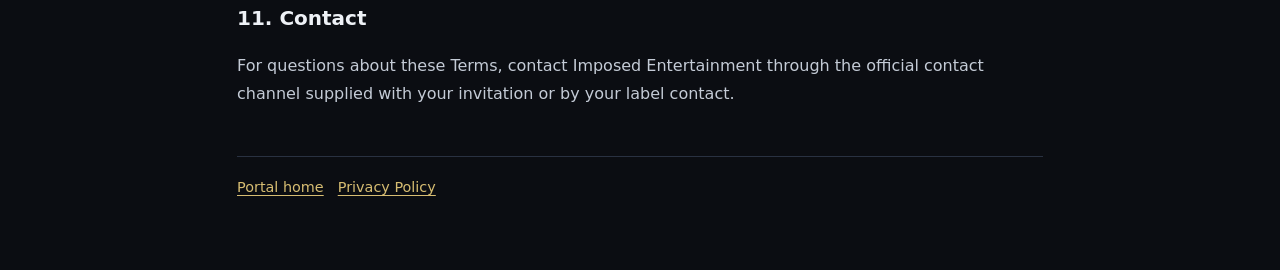
<file: terms/index.html>
<!doctype html>
<html lang="en">
<head>
  <meta charset="utf-8">
  <link rel="canonical" href="https://imposed-entertainment-portal.pages.dev/terms">
  <meta name="viewport" content="width=device-width,initial-scale=1">
  <meta name="theme-color" content="#0b0d12">
  <meta name="description" content="Terms of Service for Imposed Entertainment and its artist portal.">
  <title>Terms of Service | Imposed Entertainment</title>
  <style>
    :root{color-scheme:dark;--bg:#0b0d12;--panel:#121722;--text:#eef1f6;--muted:#a3adbd;--line:#293141;--accent:#d7bd72}*{box-sizing:border-box}body{margin:0;background:radial-gradient(ellipse at top,#171e2b 0,var(--bg) 55%);color:var(--text);font:16px/1.75 system-ui,-apple-system,BlinkMacSystemFont,"Segoe UI",sans-serif}.wrap{max-width:850px;margin:auto;padding:28px 22px 70px}.brand{display:inline-flex;align-items:center;gap:12px;color:var(--text);text-decoration:none;font-size:.8rem;font-weight:800;letter-spacing:.12em}.brand img,.brand-image-fallback{width:38px;height:38px;object-fit:contain}.brand-image-fallback{display:inline-grid;place-items:center;flex:0 0 38px;border-radius:10px;background:linear-gradient(145deg,rgba(215,189,114,.25),rgba(124,131,255,.2));color:var(--text);font-size:13px;font-weight:900;letter-spacing:0}.eyebrow{margin:40px 0 8px;color:var(--accent);font-size:.75rem;letter-spacing:.16em;font-weight:700}h1{font-size:clamp(2.2rem,6vw,3.5rem);line-height:1.1;margin:0 0 12px}h2{font-size:1.25rem;margin:34px 0 8px}p,li{color:#c4cbd6}a{color:var(--accent);text-underline-offset:3px}.updated{font-size:.9rem;color:var(--muted)}.notice{border:1px solid var(--line);border-radius:12px;padding:15px 17px;background:var(--panel);color:#c4cbd6}.footer{border-top:1px solid var(--line);margin-top:48px;padding-top:18px;color:var(--muted);font-size:.9rem}.footer a{margin-right:14px}
  </style>
</head>
<body><main class="wrap"><a class="brand" href="/"><img src="/img/logo-64.png" alt=""><span>IMPOSED ENTERTAINMENT</span></a><p class="eyebrow">LEGAL</p><h1>Terms of Service</h1><p class="updated">Last updated: 19 October 2026</p>
<p>These Terms of Service (“Terms”) apply to your use of the Imposed Entertainment website, artist portal and public artist pages (the “Service”). By accessing or using the Service, you agree to these Terms. If you do not agree, do not use the Service.</p>
<div class="notice"><strong>Invite-only accounts.</strong><br>Artist and label workspace accounts are intended for people invited by Imposed Entertainment. Public artist pages may be viewed without an account. Access may be suspended or withdrawn if an account is unauthorized or these Terms are breached.</div>
<h2>1. Eligibility and accounts</h2><p>You must be legally able to agree to these Terms and meet the minimum age requirements of the Service and any sign-in provider you use. Keep your sign-in credentials secure, provide accurate information, and promptly tell the label team if you suspect unauthorized access. You are responsible for activity carried out through your account, except where applicable law says otherwise.</p>
<h2>2. Acceptable use</h2><p>You must not misuse the Service, attempt unauthorized access, interfere with its operation, upload malicious code, bypass security controls, impersonate another person, violate another person’s rights, or use the Service for unlawful, fraudulent, abusive or infringing activity.</p>
<h2>3. Your content and permissions</h2><p>You retain any rights you hold in music, podcast audio, episode descriptions, show notes, artwork, photographs, biographies, links, metadata and other content you submit. You confirm that you have the rights and permissions needed to submit that content and to authorize its intended use. You grant Imposed Entertainment a limited, non-exclusive permission to host, process, display, review and share submitted content as reasonably necessary to operate the portal, administer submissions, communicate with you and provide any label services agreed separately. This permission ends when the content is removed or the relevant service ends, except for copies retained for backups, legal compliance or legitimate records.</p>
<h2>4. Public pages and submissions</h2><p>You are responsible for checking profile details, links, artwork and release metadata before publishing or submitting them. If you enable a public artist page, the selected information can be viewed by anyone and may be copied or indexed by third parties. Do not publish confidential information or material you are not authorized to share. Submission through the portal does not itself publish an episode to Spotify and does not guarantee approval, distribution, playlist placement, income or a release date. Spotify publishing is a separate step through Spotify for Creators and is subject to Spotify’s own terms and content rules.</p>
<h2>5. Label decisions and separate agreements</h2><p>The portal is a workflow and communication tool. Any distribution, recording, licensing, management, royalty or other commercial relationship may be governed by a separate agreement. If a separate signed agreement conflicts with these Terms on that commercial relationship, the separate agreement controls to the extent of the conflict.</p>
<h2>6. Third-party services, RouteNote and AI support</h2>
<p>The Service may rely on or link to third-party services, including hosting, authentication, storage, security, music distribution and AI support providers. Their services are governed by their own terms and privacy policies, and availability, features and processing practices may change independently of us.</p>
<p><strong>RouteNote and distribution.</strong> Where a release or distribution workflow involves RouteNote, you authorize us to share the release materials and information reasonably required to process that workflow with RouteNote and relevant distribution partners. You confirm that you have the necessary rights, permissions and accurate metadata for submitted audio, artwork, names, contributions and other materials. <a href="https://www.routenote.com/termsandconditions" target="_blank" rel="noopener noreferrer">RouteNote</a> or a platform may reject, delay, remove or restrict a release under its own rules. We do not guarantee distribution, acceptance, a particular release date, platform availability, playlist placement or revenue. Any distribution agreement, royalty arrangement or other commercial terms may be governed by separate agreements with the relevant parties.</p>
<p><strong>Botpress and AI support.</strong> If available, the support assistant may use <a href="https://botpress.com/en/legal/privacy-statement" target="_blank" rel="noopener noreferrer">Botpress</a> and configured AI/model providers to process the messages and relevant context you submit and to produce responses. Do not submit passwords, authentication codes, payment details, sensitive personal information or confidential unreleased content to the assistant. AI output may be incomplete or incorrect, is provided for general support only, and is not a binding decision, legal advice, rights clearance or a promise of distribution. You remain responsible for verifying important information before acting on it.</p>
<p>We do not control third-party services and, to the extent permitted by applicable law, are not responsible for their independent acts, omissions, outages, policies or decisions. Nothing in these Terms excludes liability that cannot legally be excluded.</p>
<h2>7. Availability, changes and suspension</h2><p>We may update, suspend or discontinue features, restrict access to protect the Service or users, and remove content that appears to breach these Terms or applicable law. We aim to keep the Service available but do not guarantee uninterrupted or error-free operation. Where reasonable, we will provide notice of material changes or access restrictions.</p>
<h2>8. Disclaimers and liability</h2><p>The Service is provided on an “as available” basis. To the extent permitted by law, we exclude implied warranties and are not liable for indirect or consequential loss arising from use of the Service. Nothing in these Terms excludes or limits liability that cannot lawfully be excluded or limited, including any mandatory consumer rights or liability for fraud or personal injury caused by negligence where such exclusion is prohibited.</p>
<h2>9. Privacy</h2><p>Our handling of personal information is described in the <a href="/privacy">Privacy Policy</a>, which forms part of these Terms.</p>
<h2>10. Changes to these Terms</h2><p>We may revise these Terms as the Service changes. The “Last updated” date identifies the latest revision. If you continue using the Service after revised Terms take effect, you accept them.</p>
<h2>11. Contact</h2><p>For questions about these Terms, contact Imposed Entertainment through the official contact channel supplied with your invitation or by your label contact.</p>
<footer class="footer"><a href="/">Portal home</a><a href="/privacy">Privacy Policy</a></footer></main><script>(function(){function fallback(img){if(!img||img.dataset.fallbackHandled)return;img.dataset.fallbackHandled='1';var span=document.createElement('span');span.className='brand-image-fallback';span.textContent='IE';span.setAttribute('aria-label','Imposed Entertainment');span.setAttribute('role','img');img.replaceWith(span);}document.querySelectorAll('img').forEach(function(img){img.addEventListener('error',function(){fallback(img);},{once:true});if(img.complete&&img.naturalWidth===0)fallback(img);});})();</script></body></html>
</file>
